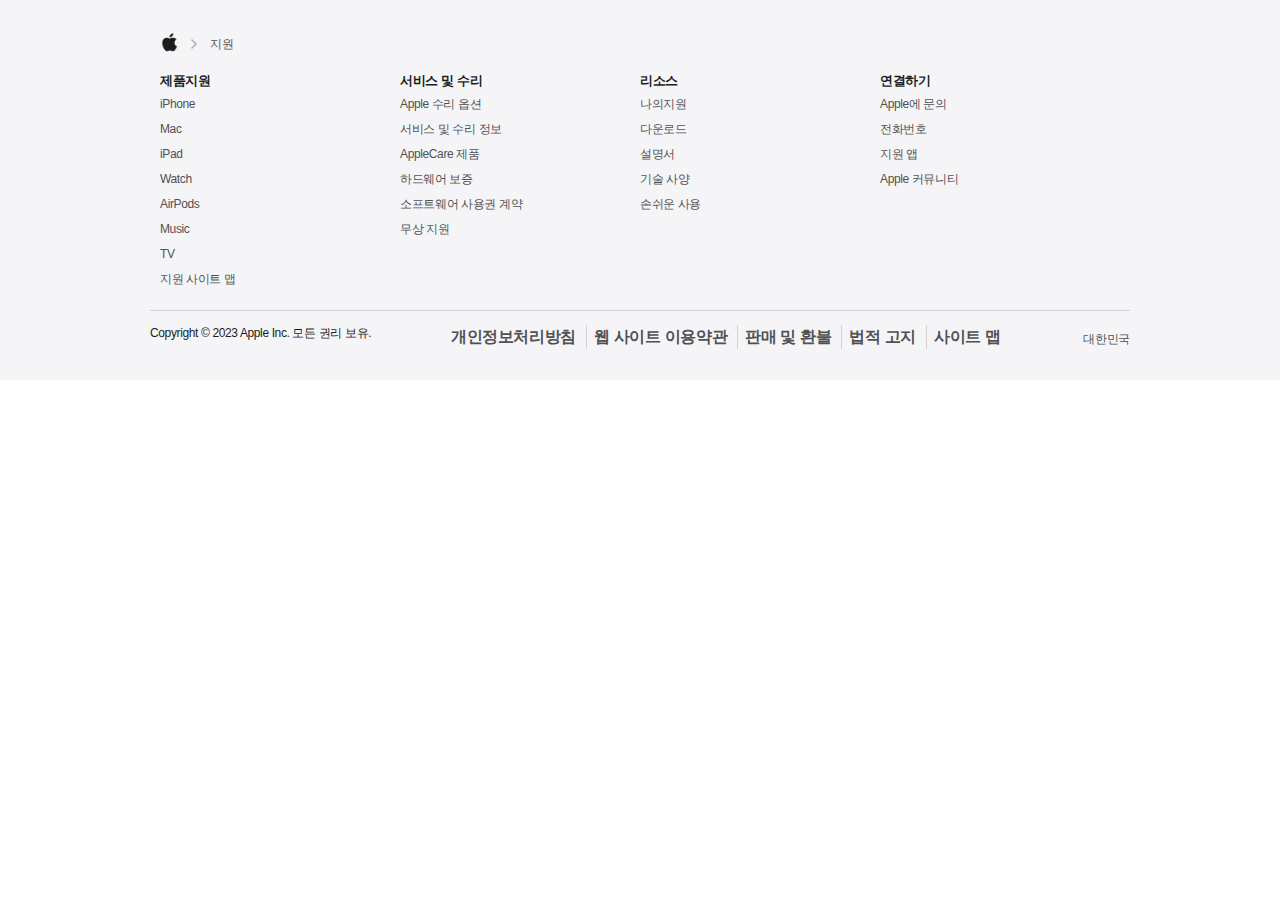
<file: index.html>
<!DOCTYPE html>
<html lang="en">

<head>
	<meta charset="UTF-8">
	<meta http-equiv="X-UA-Compatible" content="IE=edge">
	<meta name="viewport" content="width=device-width, initial-scale=1.0">

	<link rel="stylesheet prefetch"
		href="https://gist.githubusercontent.com/mfd/614e2e80a22b878bde63cb471cbe677e/raw/eef2aabfd0d588d43285431186a0cf70305ceb80/sanfrancisco-font.css">
	<link rel="stylesheet"
		href="https://fonts.googleapis.com/css2?family=Material+Symbols+Outlined:opsz,wght,FILL,GRAD@20..48,100..700,0..1,-50..200" />
	<link rel="stylesheet"
		href="https://fonts.googleapis.com/css2?family=Material+Symbols+Outlined:opsz,wght,FILL,GRAD@20,400,0,200" />
	<link rel="stylesheet"
		href="https://fonts.googleapis.com/css2?family=Material+Symbols+Outlined:opsz,wght,FILL,GRAD@48,400,0,0" />
	<script src="./js/jquery-3.6.0.min.js"></script>
	<script src="./js/jquery-ui.js"></script>
	<script src="./js/script.js"></script>

	<link rel="stylesheet" href="./css/common.css">
	<link rel="stylesheet" href="./css/footer-style.css">
	<link rel="stylesheet" href="./css/style.css">

	<title>apple 코리아 공식</title>
</head>

<body>
	<div class="footer">
		<div class="footer-wrap">
			<div class="footer-link">
				<ul>
					<li class="menu-img">
						<button type="menu" title="menu"><span title="메인페이지 이동" class="menu-img"></span></button>
					</li>
					<li class="menu-opcity">
						<span class="material-symbols-outlined">chevron_right</span>
					</li>
					<li>
						<button type="menu" title="지원"><span>지원</span></button>
					</li>
				</ul>
			</div>
			<div class="footer-nav">
				<div class="nav">
					<h3>제품지원</h3>
					<ul>
						<li><a href="#"><span>iPhone</span></a></li>
						<li><a href="#"><span>Mac</span></a></li>
						<li><a href="#"><span>iPad</span></a></li>
						<li><a href="#"><span>Watch</span></a></li>
						<li><a href="#"><span>AirPods</span></a></li>
						<li><a href="#"><span>Music</span></a></li>
						<li><a href="#"><span>TV</span></a></li>
						<li><a href="#"><span>지원 사이트 맵</span></a></li>
					</ul>
				</div>
				<div class="nav">
					<h3>서비스 및 수리</h3>
					<ul>
						<li><a href="#"><span>Apple 수리 옵션</span></a></li>
						<li><a href="#"><span>서비스 및 수리 정보</span></a></li>
						<li><a href="#"><span>AppleCare 제품</span></a></li>
						<li><a href="#"><span>하드웨어 보증</span></a></li>
						<li><a href="#"><span>소프트웨어 사용권 계약</span></a></li>
						<li><a href="#"><span>무상 지원</span></a></li>
					</ul>
				</div>
				<div class="nav">
					<h3>리소스</h3>
					<ul>
						<li><a href="#"><span>나의지원</span></a></li>
						<li><a href="#"><span>다운로드</span></a></li>
						<li><a href="#"><span>설명서</span></a></li>
						<li><a href="#"><span>기술 사양</span></a></li>
						<li><a href="#"><span>손쉬운 사용</span></a></li>
					</ul>
				</div>
				<div class="nav">
					<h3>연결하기</h3>
					<ul>
						<li><a href="#"><span>Apple에 문의</span></a></li>
						<li><a href="#"><span>전화번호</span></a></li>
						<li><a href="#"><span>지원 앱</span></a></li>
						<li><a href="#"><span>Apple 커뮤니티</span></a></li>
					</ul>
				</div>
			</div>
			<div class="footer-comm">
				<div class="footer-copyright">
					<p>Copyright © 2023 Apple Inc. 모든 권리 보유.</p>
				</div>
				<div class="quick-link">
					<ul>
						<li><a href="#"><span>개인정보처리방침</span></a></li>
						<li><a href="#"><span>웹 사이트 이용약관</span></a></li>
						<li><a href="#"><span>판매 및 환불</span></a></li>
						<li><a href="#"><span>법적 고지</span></a></li>
						<li><a href="#"><span>사이트 맵</span></a></li>
					</ul>
				</div>
				<div class="quick-lang">
					<span>대한민국</span>
				</div>
			</div>
		</div>
	</div>
</body>

</html>
</file>
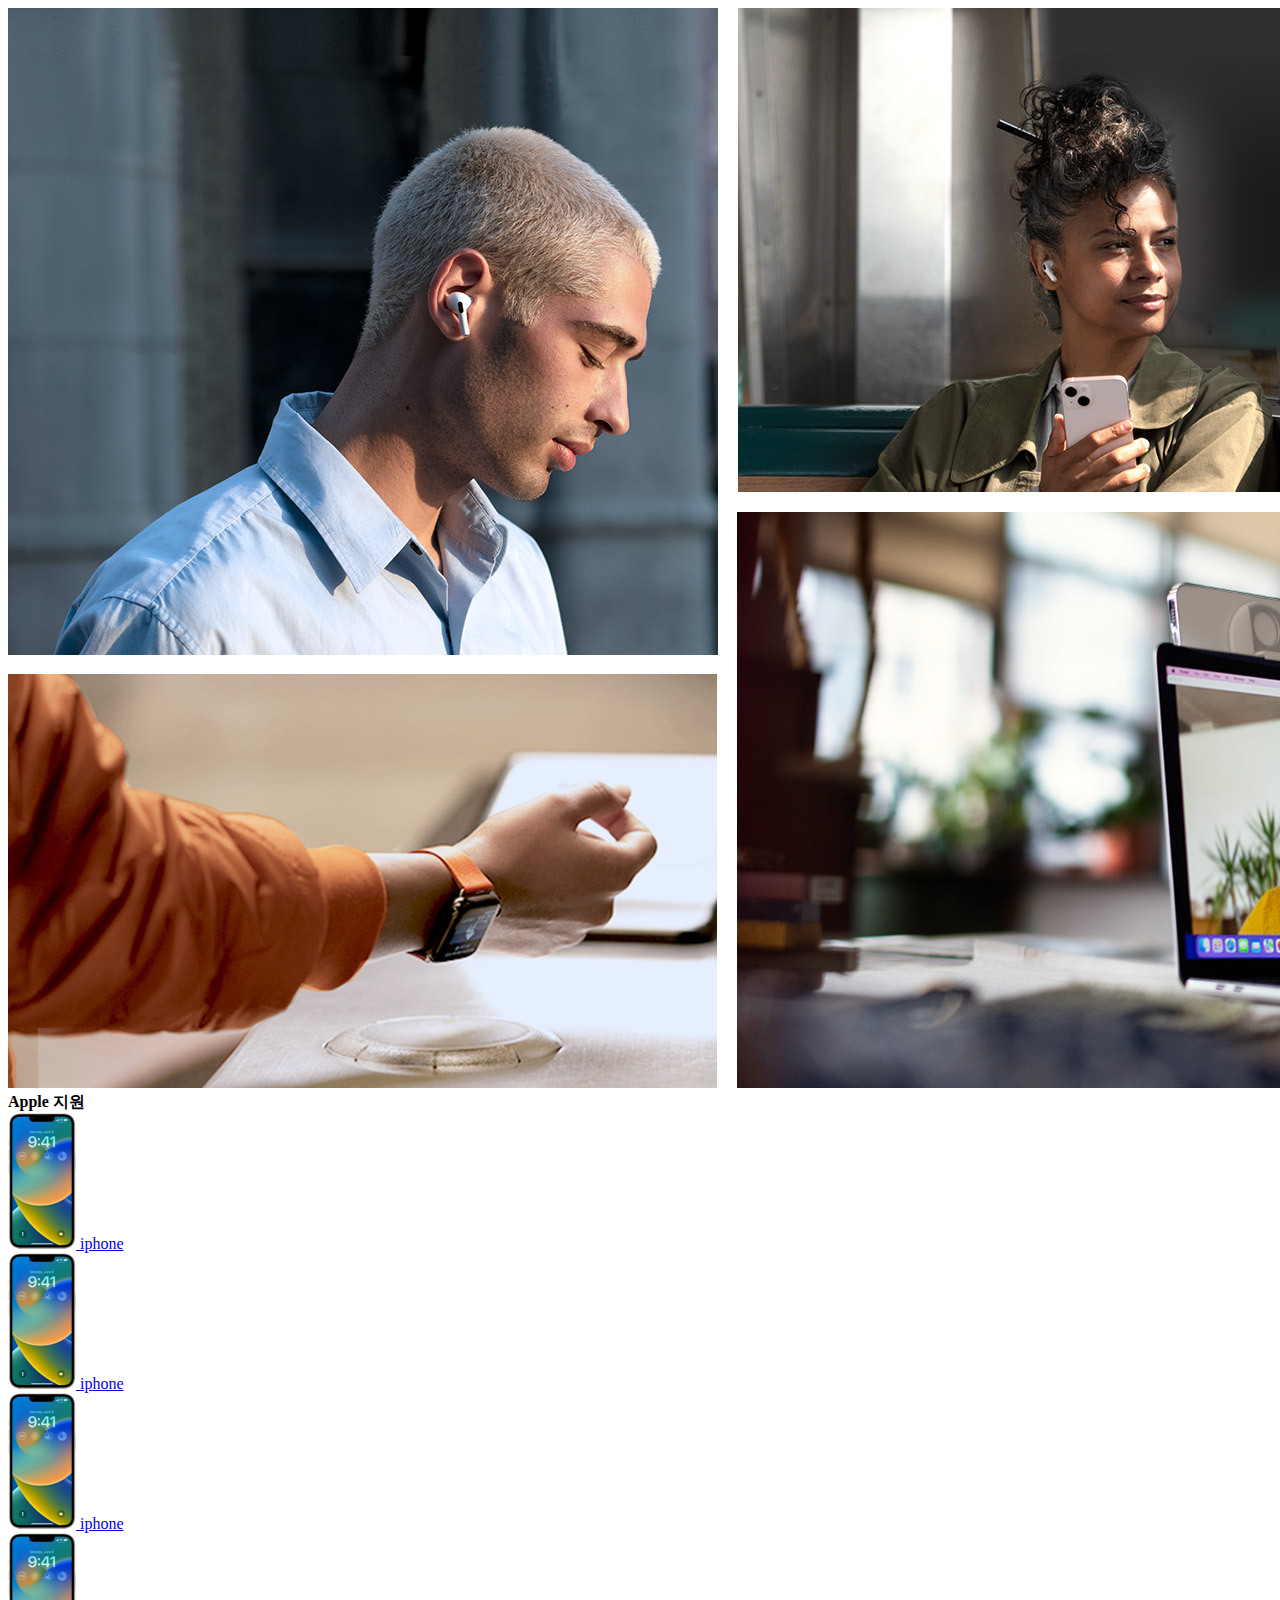
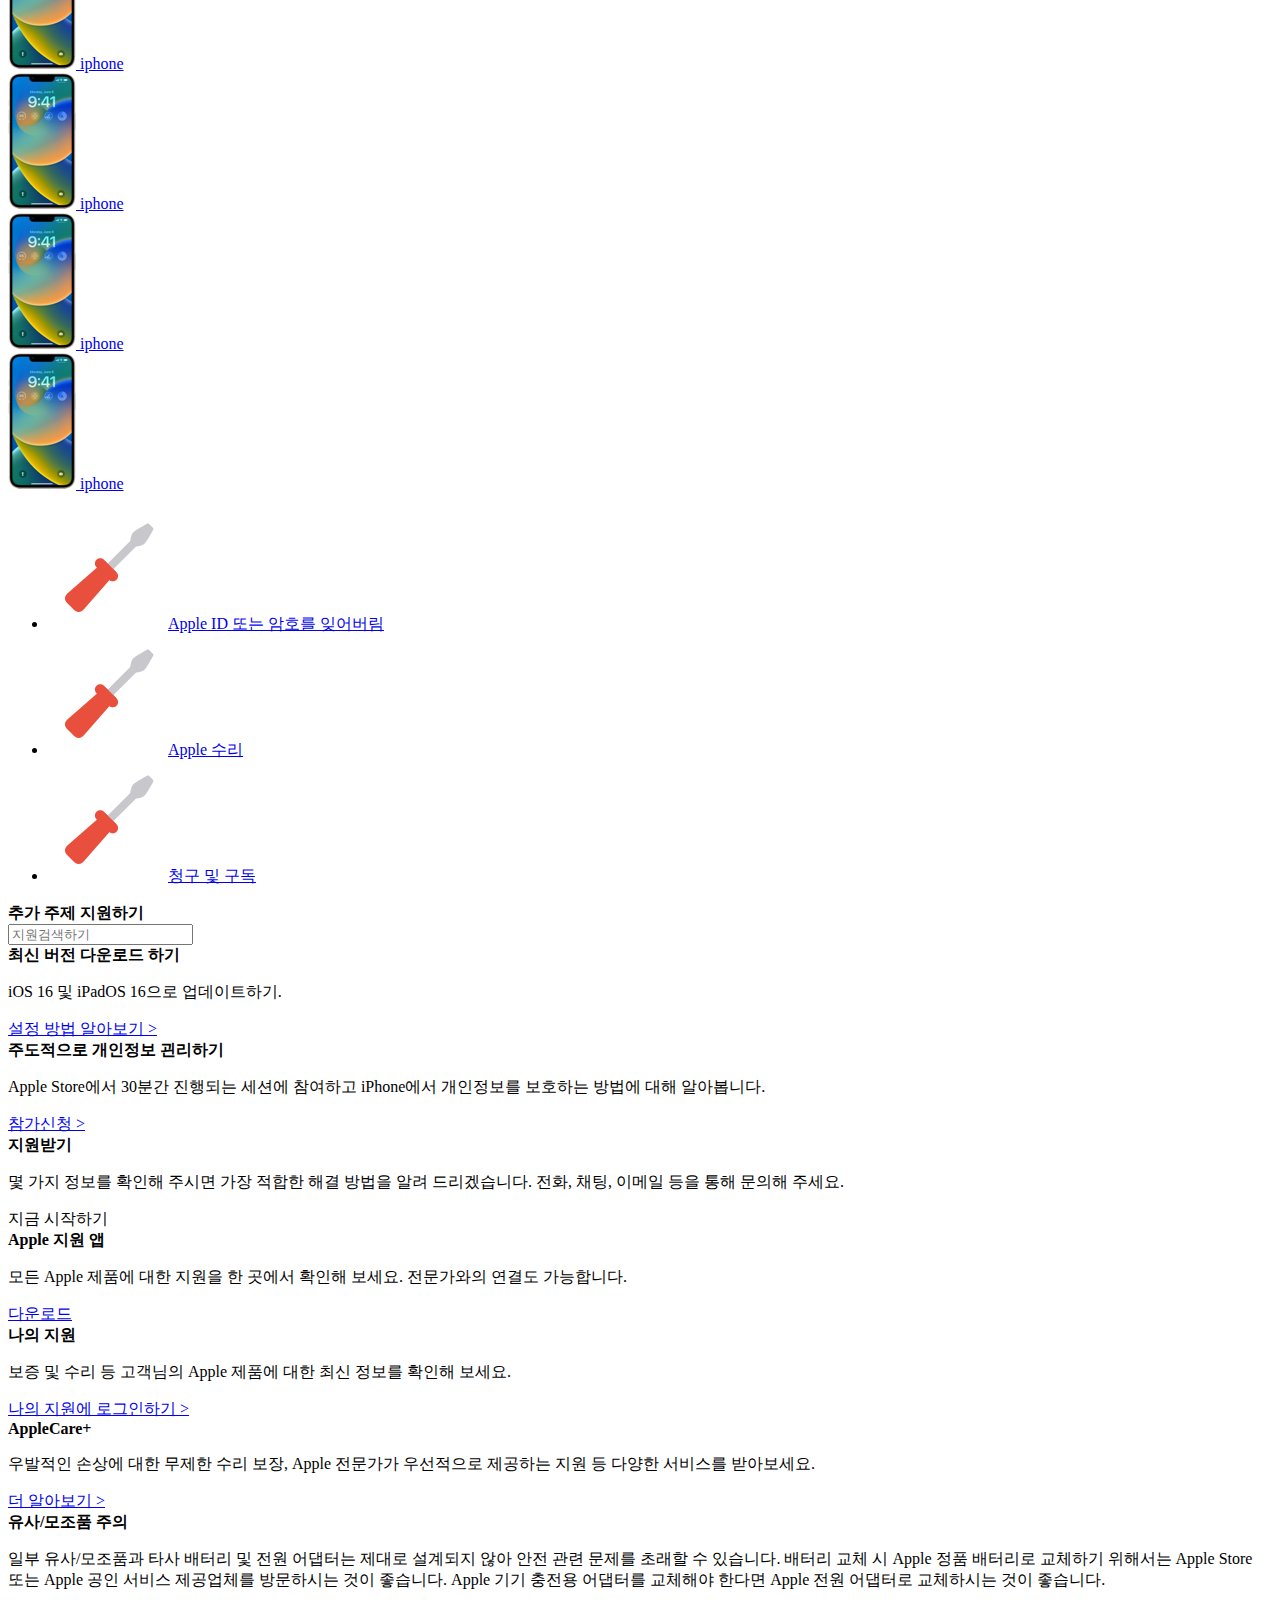
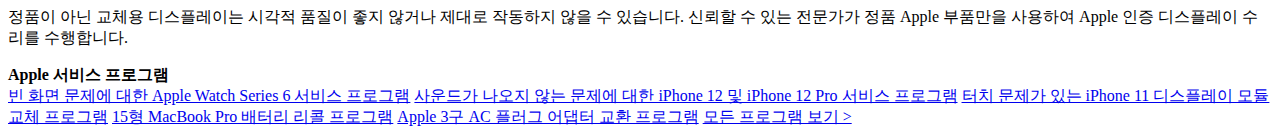
<file: contents.html>
<!DOCTYPE html>
<html lang="en">

<head>
	<meta charset="UTF-8">
	<meta http-equiv="X-UA-Compatible" content="IE=edge">
	<meta name="viewport" content="width=device-width, initial-scale=1.0">
	<title>apple 코리아 공식</title>
</head>

<body>
	<div class="wrapper">
		<div class="wra-inner">
			<div class="call-img">
				<img src="./images/large_2x.jpg" alt="고객센터 배너이미지" class="call-banner">
			</div>
			<div class="category-link White-background">
				<div class="link-wrap">
					<div class="link-title">
						<strong>Apple 지원</strong>
					</div>
					<div class="link-area">
						<div class="product-list">
							<div class="list">
								<a href="#">
									<img src="./images/image-grid-iphone_2x.png" alt="iphone">
									<span>iphone</span>
								</a>
							</div>
							<div class="list">
								<a href="#">
									<img src="./images/image-grid-iphone_2x.png" alt="iphone">
									<span>iphone</span>
								</a>
							</div>
							<div class="list">
								<a href="#">
									<img src="./images/image-grid-iphone_2x.png" alt="iphone">
									<span>iphone</span>
								</a>
							</div>
							<div class="list">
								<a href="#">
									<img src="./images/image-grid-iphone_2x.png" alt="iphone">
									<span>iphone</span>
								</a>
							</div>
							<div class="list">
								<a href="#">
									<img src="./images/image-grid-iphone_2x.png" alt="iphone">
									<span>iphone</span>
								</a>
							</div>
							<div class="list">
								<a href="#">
									<img src="./images/image-grid-iphone_2x.png" alt="iphone">
									<span>iphone</span>
								</a>
							</div>
							<div class="list">
								<a href="#">
									<img src="./images/image-grid-iphone_2x.png" alt="iphone">
									<span>iphone</span>
								</a>
							</div>
						</div>
						<div class="popular-cso">
							<ul>
								<li><a href="#"><img src="./images/tile-topic-repair_2x.png" alt=""><span>Apple ID 또는 암호를
											잊어버림</span></a></li>
								<li><a href="#"><img src="./images/tile-topic-repair_2x.png" alt=""><span>Apple 수리</span></a></li>
								<li><a href="#"><img src="./images/tile-topic-repair_2x.png" alt=""><span>청구 및 구독</span></a></li>
							</ul>
						</div>
					</div>
					<!-- link_area -->
				</div>
				<div class="link-wrap search-wrap">
					<div class="link-title">
						<strong>추가 주제 지원하기</strong>
					</div>
					<div class="search-area">
						<label for="" id="" class="">
							<input type="text" name="" id="" class="" placeholder="지원검색하기">
						</label>
					</div>
				</div>
			</div>
			<div class="cs-list gray-background">
				<div class="inner-cs">
					<div class="link-title">
						<strong>최신 버전 다운로드 하기</strong>
					</div>
					<p class="txt">iOS 16 및 iPadOS 16으로 업데이트하기.</p>
					<div class="cs-link">
						<span>
							<a href="#">설정 방법 알아보기 ></a>
						</span>
					</div>
				</div>
				<div class="innder-cs">
					<div>
						<strong>주도적으로 개인정보 괸리하기</strong>
					</div>
					<p class="txt">Apple Store에서 30분간 진행되는 세션에 참여하고 iPhone에서 개인정보를 보호하는 방법에 대해 알아봅니다.</p>
					<div class="cs-link">
						<a href="#"><span>참가신청 ></span></a>
					</div>
				</div>
			</div>
			<div class="suppor all-contenas">
				<div class="cs-receive">
					<div class="link-title">
						<strong>지원받기</strong>
					</div>
					<p class="txt">몇 가지 정보를 확인해 주시면 가장 적합한 해결 방법을 알려 드리겠습니다. 전화, 채팅, 이메일 등을 통해 문의해 주세요.</p>
					<div class="cs-link">
						<span>지금 시작하기</span>
					</div>
				</div>
				<div class="cs-app">
					<div class="link-title">
						<strong>Apple 지원 앱</strong>
					</div>
					<p class="txt">모든 Apple 제품에 대한 지원을 한 곳에서 확인해 보세요. 전문가와의 연결도 가능합니다.</p>
					<div class="cs-link">
						<a href="#"> <span>다운로드</span></a>
					</div>
				</div>
			</div>
			<div class="cs-list gray-background">
				<div class="inner-cs">
					<div class="link-title">
						<strong>나의 지원</strong>
					</div>
					<p class="txt">보증 및 수리 등 고객님의 Apple 제품에 대한 최신 정보를 확인해 보세요.</p>
					<div class="cs-link">
						<span>
							<a href="#">나의 지원에 로그인하기 ></a>
						</span>
					</div>
				</div>
				<div class="inner-cs">
					<div class="link-title">
						<strong>AppleCare+</strong>
					</div>
					<p class="txt">우발적인 손상에 대한 무제한 수리 보장, Apple 전문가가 우선적으로 제공하는 지원 등 다양한 서비스를 받아보세요.</p>
					<div class="cs-link">
						<span>
							<a href="#">더 알아보기 ></a>
						</span>
					</div>
				</div>
				<div class="inner-cs caution-cs">
					<div class="link-title">
						<strong>유사/모조품 주의</strong>
					</div>
					<p class="txt">일부 유사/모조품과 타사 배터리 및 전원 어댑터는 제대로 설계되지 않아 안전 관련 문제를 초래할 수 있습니다. 배터리 교체 시 Apple 정품 배터리로 교체하기 위해서는
						Apple Store
						또는 Apple 공인 서비스 제공업체를 방문하시는 것이 좋습니다. Apple 기기 충전용 어댑터를 교체해야 한다면 Apple 전원 어댑터로 교체하시는 것이 좋습니다.</p>
					<p class="txt">정품이 아닌 교체용 디스플레이는 시각적 품질이 좋지 않거나 제대로 작동하지 않을 수 있습니다. 신뢰할 수 있는 전문가가 정품 Apple 부품만을 사용하여 Apple 인증
						디스플레이 수리를
						수행합니다.</p>
				</div>
			</div>
			<div class="White-background apple-service">
				<div class="link-title">
					<strong>Apple 서비스 프로그램</strong>
				</div>
				<a href="#">빈 화면 문제에 대한 Apple Watch Series 6 서비스 프로그램</a>
				<a href="#">사운드가 나오지 않는 문제에 대한 iPhone 12 및 iPhone 12 Pro 서비스 프로그램</a>
				<a href="#">터치 문제가 있는 iPhone 11 디스플레이 모듈 교체 프로그램</a>
				<a href="#">15형 MacBook Pro 배터리 리콜 프로그램</a>
				<a href="#">Apple 3구 AC 플러그 어댑터 교환 프로그램</a>
				<a href="#">모든 프로그램 보기 ></a>
			</div>
		</div>
	</div>
	<!-- wrapper -->
</body>

</html>
</file>
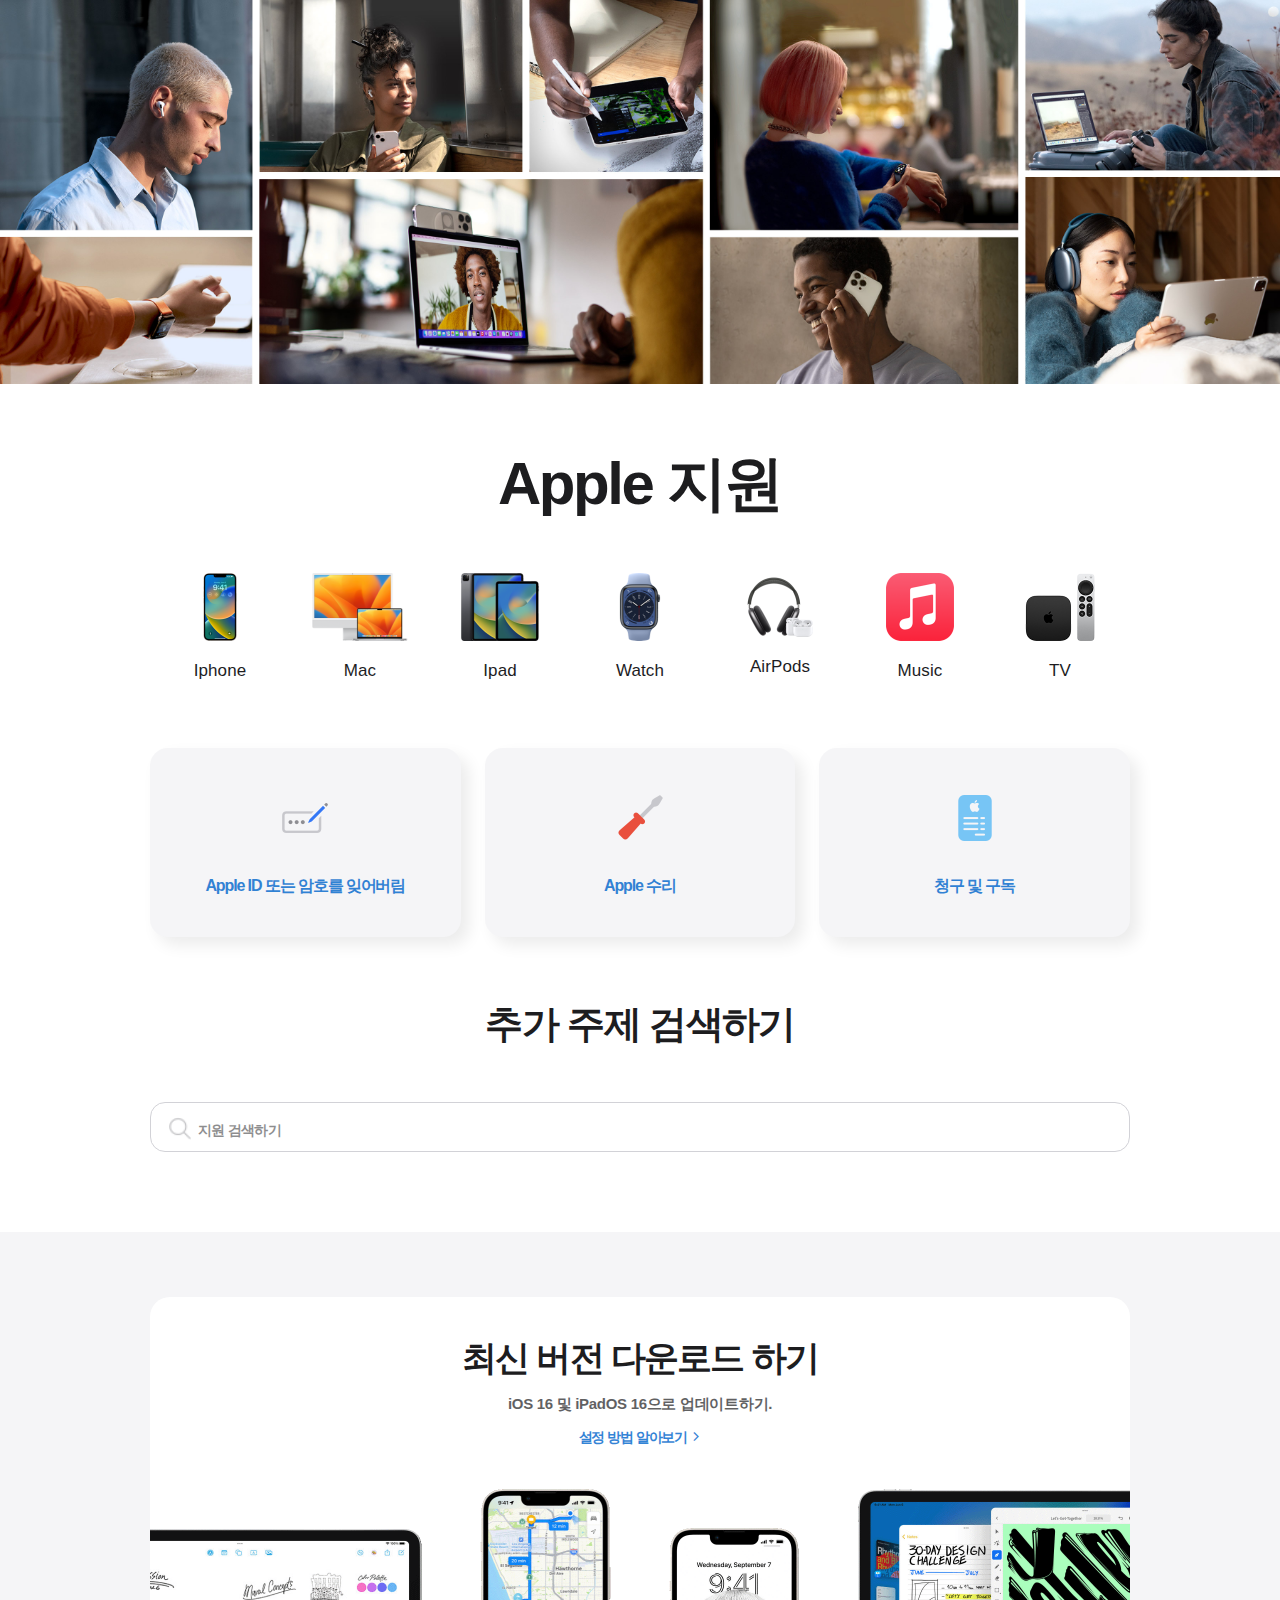
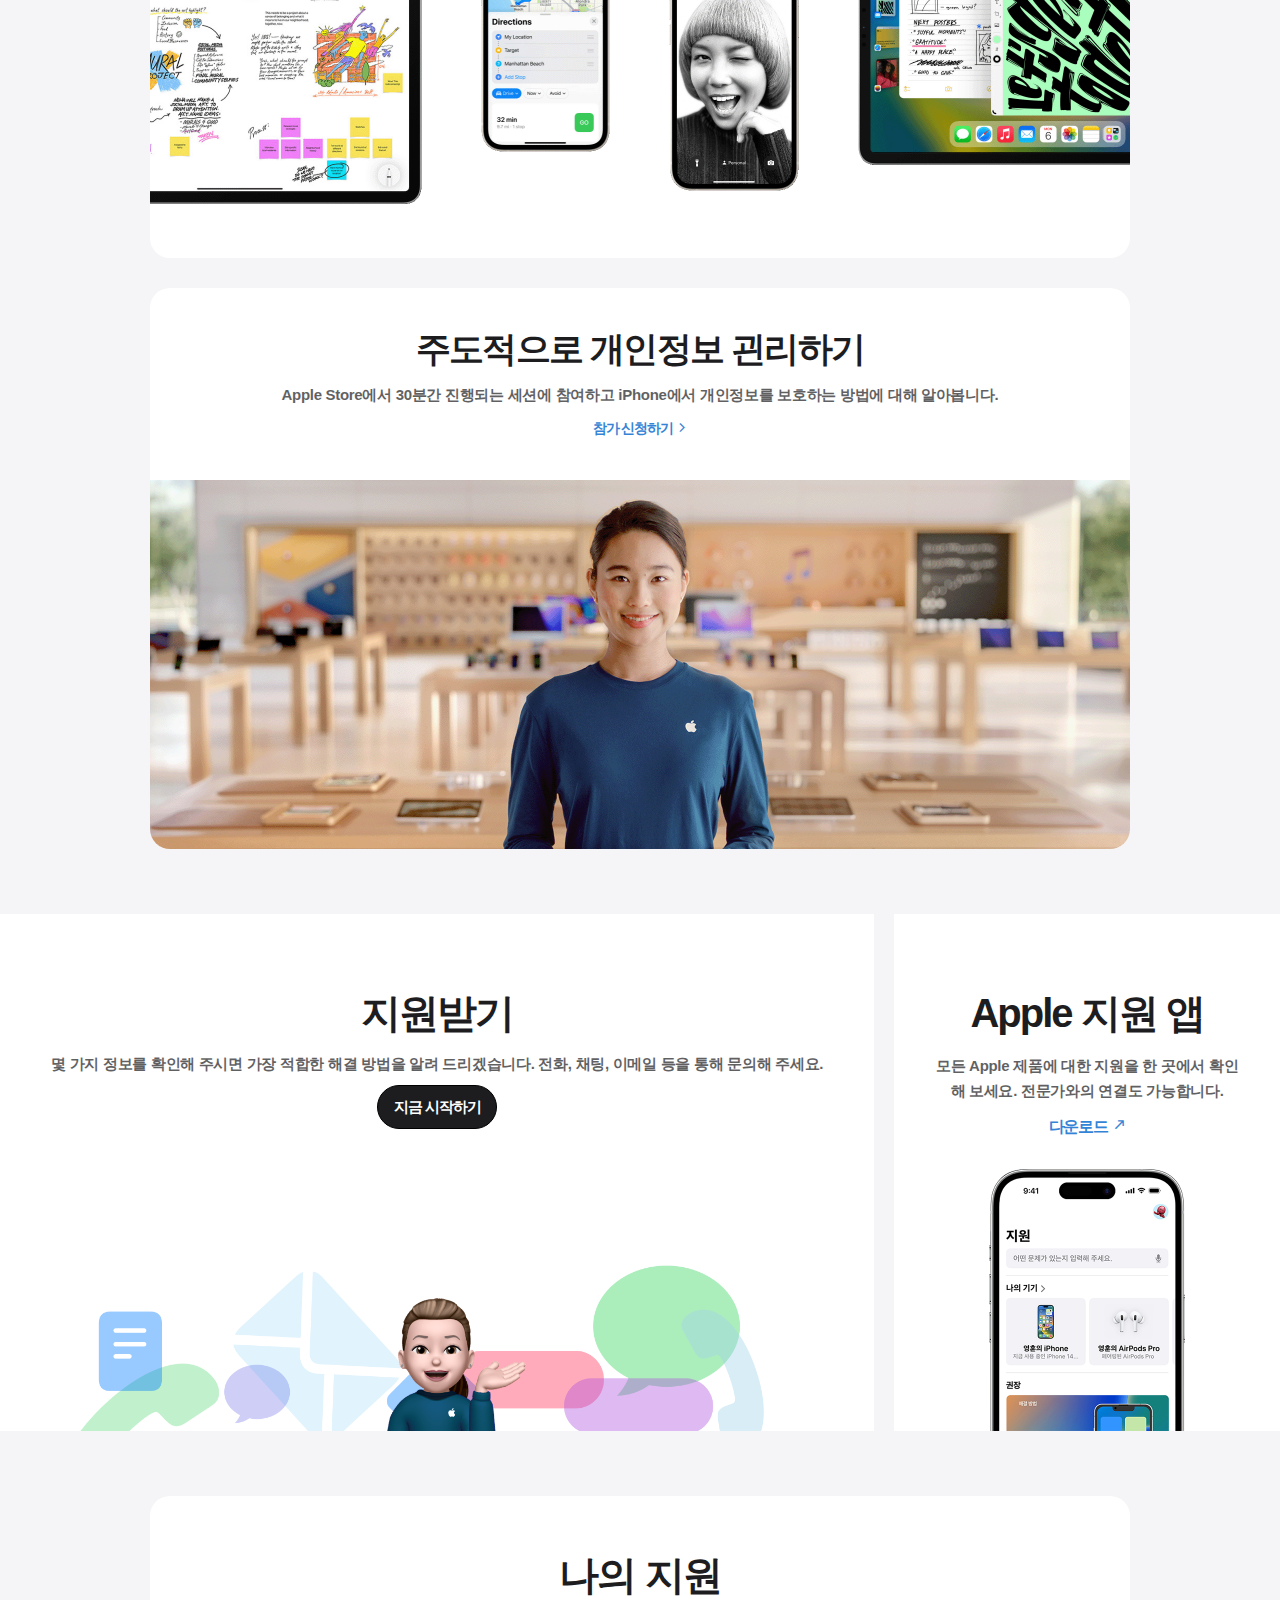
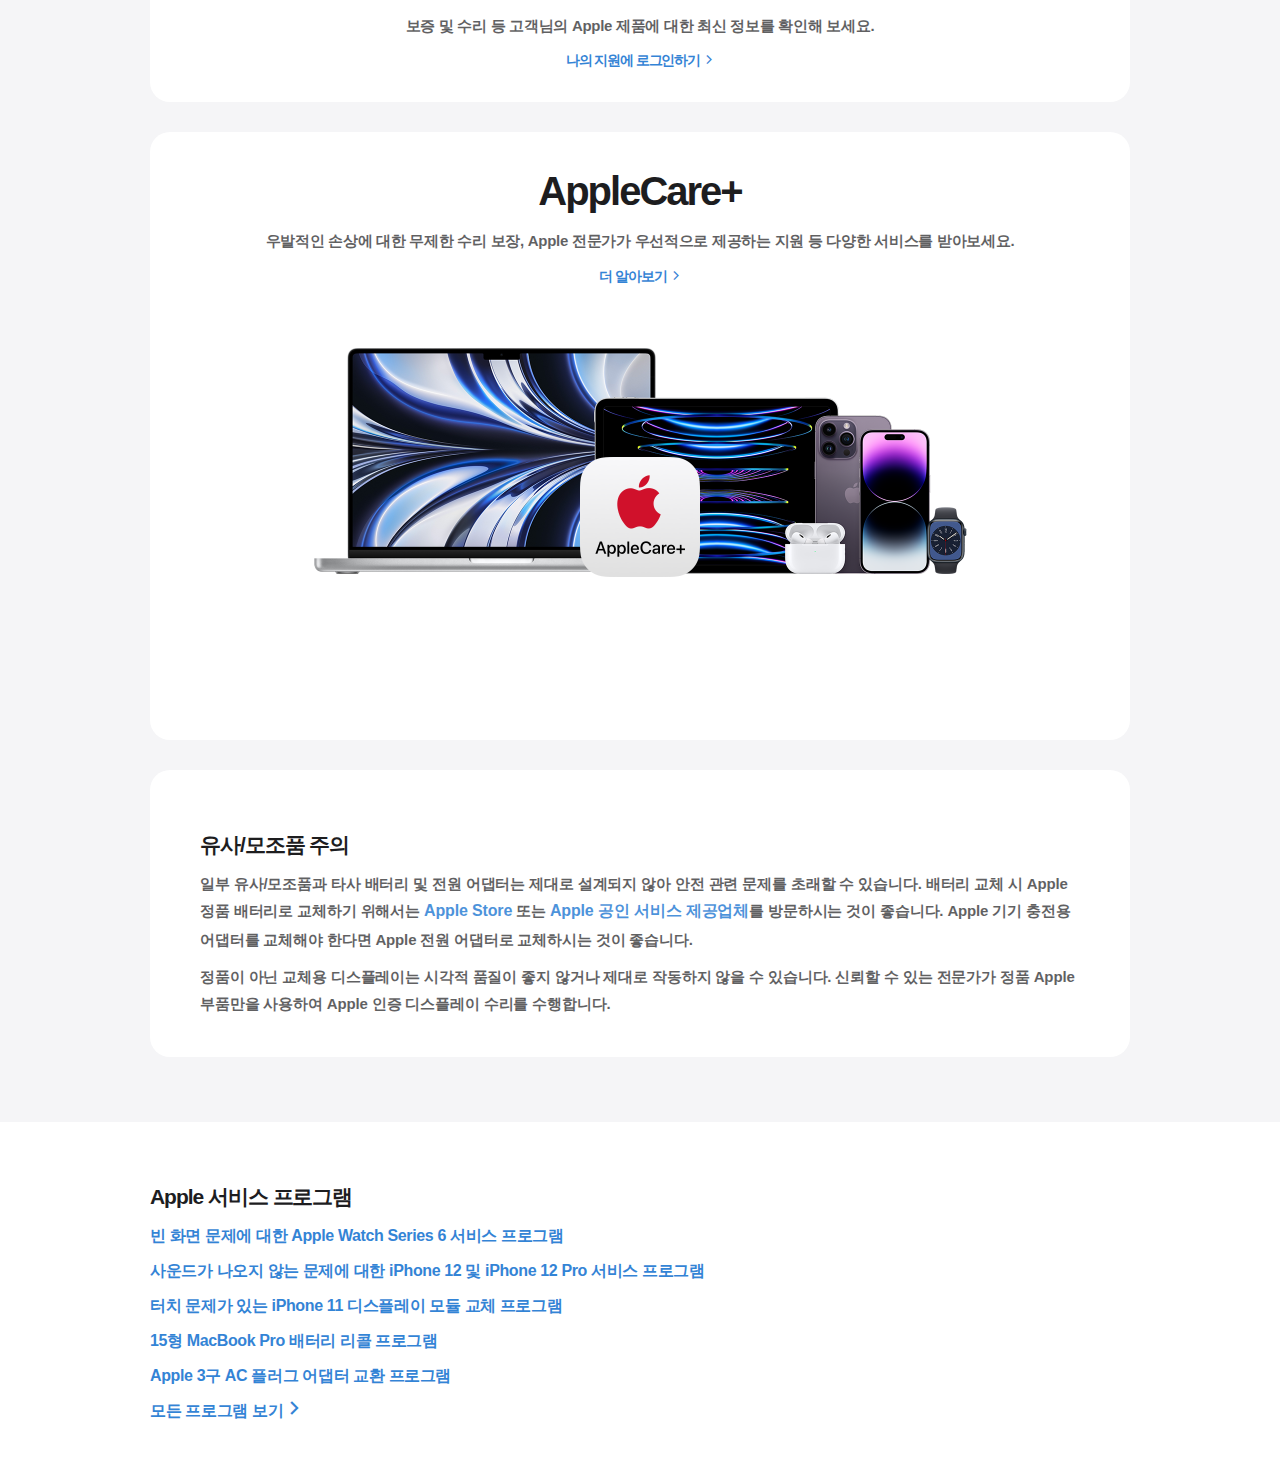
<file: sub-page.html>
<!DOCTYPE html>
<html lang="en">

<head>
  <meta charset="UTF-8">
  <meta http-equiv="X-UA-Compatible" content="IE=edge">
  <meta name="viewport" content="width=device-width, initial-scale=1.0">

  <link rel="stylesheet prefetch"
    href="https://gist.githubusercontent.com/mfd/614e2e80a22b878bde63cb471cbe677e/raw/eef2aabfd0d588d43285431186a0cf70305ceb80/sanfrancisco-font.css">
  <link rel="stylesheet"
    href="https://fonts.googleapis.com/css2?family=Material+Symbols+Outlined:opsz,wght,FILL,GRAD@20..48,100..700,0..1,-50..200" />
  <link rel="stylesheet"
    href="https://fonts.googleapis.com/css2?family=Material+Symbols+Outlined:opsz,wght,FILL,GRAD@20,400,0,200" />

  <script src="./js/jquery-3.6.0.min.js"></script>
  <script src="./js/jquery-ui.js"></script>
  <script src="./js/script.js"></script>

  <link rel="stylesheet" href="./css/common.css">
  <link rel="stylesheet" href="./css/footer-style.css">
  <link rel="stylesheet" href="./css/style.css">

  <title>apple 코리아 공식</title>
</head>

<body>
  <div class="wrapper">
    <div class="contans-inner">
      <div class="banner-img">
        <img src="./images/large_2x.jpg" alt="고객센터 배너이미지" class="call-banner">
      </div>
      <div class="White-background">
        <div class="wrap-cont">
          <div class="link-area">
            <div class="link-title">
              <strong>Apple 지원</strong>
            </div>
            <div class="product-list">
              <div class="list">
                <a href="#">
                  <div class="list-img">
                    <img src="./images/image-grid-iphone_2x.png" alt="iphone" style="width:34px">
                  </div>
                  <span>iphone</span>
                </a>
              </div>
              <div class="list">
                <a href="#">
                  <div class="list-img">
                    <img src="./images/image-grid-mac_2x.png" alt="MAC" style="width:96px">
                  </div>
                  <span>Mac</span>
                </a>
              </div>
              <div class="list">
                <a href="#">
                  <div class="list-img">
                    <img src="./images/image-grid-ipad_2x.png" alt="IPAD" style="width:80px">
                  </div>
                  <span>Ipad</span>
                </a>
              </div>
              <div class="list">
                <a href="#">
                  <div class="list-img">
                    <img src="./images/image-grid-watch-_2x.png" alt="WATCH" style="width:42px">
                  </div>
                  <span>Watch</span>
                </a>
              </div>
              <div class="list">
                <a href="#">
                  <div class="list-img">
                    <img src="./images/image-grid-airpods_2x.png" alt="AIRPODS" style="width:66px">
                  </div>
                  <span>AirPods</span>
                </a>
              </div>
              <div class="list">
                <a href="#">
                  <div class="list-img">
                    <img src="./images/image-grid-music_2x.png" alt="MUSIC" style="width:68px">
                  </div>
                  <span>Music</span>
                </a>
              </div>
              <div class="list">
                <a href="#">
                  <div class="list-img">
                    <img src="./images/image-grid-tv_2x.png" alt="TV" style="width:72px">
                  </div>
                  <span>TV</span>
                </a>
              </div>
            </div>
          </div>
          <div class="popular-cs">
            <ul>
              <li>
                <a href="#">
                  <div class="list-img"><img src="./images/tile-topic-password_2x.png" alt="Apple ID 또는 암호를 잊어버림"
                      title="Apple ID 또는 암호를 잊어버림">
                  </div>
                  <span>Apple ID 또는 암호를 잊어버림</span>
                </a>
              </li>
              <li>
                <a href="#">
                  <div class="list-img">
                    <img src="./images/tile-topic-repair_2x.png" alt="Apple 수리" title="Apple 수리">
                  </div>
                  <span>Apple 수리</span>
                </a>
              </li>
              <li>
                <a href="#">
                  <div class="list-img">
                    <img src="./images/tile-topic-billing_2x.png" alt="Apple ID 또는 암호를 잊어버림" title="청구 및 구독">
                  </div>
                  <span>청구 및 구독</span>
                </a>
              </li>
            </ul>
          </div>
          <div class="search-wrap">
            <div class="link-title">
              <strong>추가 주제 검색하기</strong>
            </div>
            <div class="search-area">
              <label for="search"></label>
              <div class="search-txt">
                <span>지원 검색하기</span>
              </div>
              <input type="text" id="search" name="search" class="txt-inden" placeholder="지원 검색하기">
              <button type="submit" class="serch-btn"><span>검색</span></button>
            </div>
          </div>
        </div>
      </div>
      <div class="gray-background">
        <div class="wrap-cont">
          <div class="link-wrap">
            <div class="comm-area">
              <div class="inner-cs White-background">
                <div class="inner">
                  <div class="link-title">
                    <strong>최신 버전 다운로드 하기</strong>
                  </div>
                  <p class="txt">iOS 16 및 iPadOS 16으로 업데이트하기.</p>
                  <div class="cs-link">
                    <a href="#">
                      <span>설정 방법 알아보기</span>
                      <span class="material-symbols-outlined goo-icon">
                        arrow_forward_ios
                      </span>
                    </a>
                  </div>
                </div>
                <div class="cont-img">
                  <img src="./images/tile-feature-ios16.image.large_2x.png"
                    alt="최신버전다운로드하기 ios 16및 ipados 16으로 업데이트하기 설정 방법 알아보기">
                </div>
              </div>
              <div class=" inner-cs White-background">
                <div class="inner">
                  <div class="link-title">
                    <strong>주도적으로 개인정보 괸리하기</strong>
                  </div>
                  <p class="txt">Apple Store에서 30분간 진행되는 세션에 참여하고 iPhone에서 개인정보를 보호하는 방법에 대해 알아봅니다.</p>
                  <div class="cs-link">
                    <a href="#">
                      <span>참가 신청하기</span>
                      <span class="material-symbols-outlined  goo-icon">
                        arrow_forward_ios
                      </span>
                    </a>
                  </div>
                </div>

                <div class="cont-img">
                  <img src="./images/tile-feature-privacy-skills.image.large_2x.png"
                    alt="주도적으로 개인정보 관리하기 apple store에서 30분간 진행되는 세션에 참여하고 iphone에서 개인정보를 보호하는 방법에 대해 알아봅니다. 참가신청하기">
                </div>
              </div>
            </div>
          </div>
        </div>
      </div>

      <div class="all-contenas gray-background">
        <div class="receive White-background inner-flex">
          <div class="inner">
            <div class="link-title">
              <strong>지원받기</strong>
            </div>
            <p class="txt">몇 가지 정보를 확인해 주시면 가장 적합한 해결 방법을 알려 드리겠습니다. <br class="br" /> 전화, 채팅, 이메일 등을 통해 문의해 주세요.</p>
            <div class="cs-link">
              <a href="#">
                <span>지금 시작하기</span>
              </a>
            </div>
          </div>
          <div class="cont-img">
            <img src="./images/tile-split-getsupport.image.large_2x.png"
              alt="지원받기 몇가지 정보를 확인해 주시면 가장 적합한 해결 방법을 알려 드리겠습니다. 전화.채팅.이메일 등을 통해 문의해 주세요">
          </div>
        </div>
        <!-- receive -->
        <div class="app White-background inner-flex">
          <div class="inner">
            <div class="link-title">
              <strong>Apple 지원 앱</strong>
            </div>
            <p class="txt">모든 Apple 제품에 대한 지원을 한 곳에서 확인해 보세요.<br class="br" /> 전문가와의 연결도 가능합니다.</p>
            <div class="cs-link">
              <a href="#">
                <span>다운로드</span>
                <span class="material-symbols-outlined goo-icon">
                  north_east
                </span>
              </a>
            </div>
          </div>
          <div class="cont-img">
            <img src="./images/tile-split-supportapp.image.large_2x.png" alt="">
          </div>
        </div>
        <!-- app -->
      </div>

      <div class="cs-list gray-background">
        <div class="wrap-cont">
          <div class="my-page comm-buttom inner-cs White-background">
            <div class="link-title">
              <strong>나의 지원</strong>
            </div>
            <p class="txt">보증 및 수리 등 고객님의 Apple 제품에 대한 최신 정보를 확인해 보세요.</p>
            <div class="cs-link">
              <a href="#">
                <span>나의 지원에 로그인하기</span>
                <span class="material-symbols-outlined  goo-icon">
                  arrow_forward_ios
                </span>
              </a>
            </div>
          </div>
          <div class="comm-buttom inner-cs White-background">
            <div class="inner">
              <div class="link-title">
                <strong>AppleCare+</strong>
              </div>
              <p class="txt">우발적인 손상에 대한 무제한 수리 보장, Apple 전문가가 우선적으로 제공하는 지원 등 다양한 서비스를 받아보세요.</p>
              <div class="cs-link">
                <a href="#">
                  <span>더 알아보기</span>
                  <span class="material-symbols-outlined  goo-icon">
                    arrow_forward_ios
                  </span>
                </a>
              </div>
            </div>
            <div class="cont-img">
              <img src="./images/tile-feature-applecare-plus.image.large_2x.png" alt="">
            </div>
          </div>
          <div class="txt-left comm-buttom inner-cs White-background">
            <div class="link-title">
              <strong>유사/모조품 주의</strong>
            </div>
            <p class="txt">
              일부 유사/모조품과 타사 배터리 및 전원 어댑터는 제대로 설계되지 않아 안전 관련 문제를 초래할 수 있습니다. 배터리 교체 시 Apple <br class="pc-version" />
              정품 배터리로 교체하기 위해서는 <span class="txt-bule">Apple Store</span> 또는 <span class="txt-bule">Apple 공인 서비스
                제공업체</span>를 방문하시는 것이 좋습니다. Apple 기기 충전용 <br class="pc-version" />
              어댑터를 교체해야 한다면 Apple 전원 어댑터로 교체하시는 것이 좋습니다.
            </p>
            <p class="txt txt-1">
              정품이 아닌 교체용 디스플레이는 시각적 품질이 좋지 않거나 제대로 작동하지 않을 수 있습니다. 신뢰할 수 있는 전문가가 정품 Apple <br class="pc-version" />
              부품만을 사용하여 Apple 인증 디스플레이 수리를 수행합니다.
            </p>
          </div>
        </div>
      </div>
      <div class="apple-service">
        <div class="link-title">
          <strong>Apple 서비스 프로그램</strong>
        </div>
        <ul>
          <li>
            <a href="#">
              <span>빈 화면 문제에 대한 Apple Watch Series 6 서비스 프로그램</span>
            </a>
          </li>
          <li>
            <a href="#">
              <span>사운드가 나오지 않는 문제에 대한 iPhone 12 및 iPhone 12 Pro 서비스 프로그램</span>
            </a>
          </li>
          <li>
            <a href="#">
              <span>터치 문제가 있는 iPhone 11 디스플레이 모듈 교체 프로그램</span>
            </a>
          </li>
          <li>
            <a href="#">
              <span> 15형 MacBook Pro 배터리 리콜 프로그램</span>
            </a>
          </li>
          <li>
            <a href="#">
              <span>Apple 3구 AC 플러그 어댑터 교환 프로그램</span>
            </a>
          </li>
          <li>
            <a href="#">
              <span>모든 프로그램 보기 </span>
              <span class="material-symbols-outlined  goo-icon">
                arrow_forward_ios
              </span>
            </a>
          </li>
        </ul>
      </div>
    </div>
  </div>
  <!-- wrapper -->
</body>

</html>
</file>
<file: css/common.css>
@charset "uft-8";

/* s:초기화 */
html {
	font-size: 62.5%;
	font-size: 16px;
	font-weight: 400;
	word-break: keep-all;
	word-wrap: break-word;
	font-family: "SF Pro Text", "SF Pro Icons", "Helvetica Neue", "Helvetica", "Arial", sans-serif;
}

body
html, body, div, span, applet, object, iframe,
h1, h2, h3, h4, h5, h6, p, blockquote, pre,
a, abbr, acronym, address, big, cite, code,
del, dfn, em, img, ins, kbd, q, s, samp,
small, strike, strong, sub, sup, tt, var,
b, u, i, center,
dl, dt, dd, ol, ul, li,
fieldset, form, label, legend,
table, caption, tbody, tfoot, thead, tr, th, td,
article, aside, canvas, details, embed,
figure, figcaption, footer, header, hgroup,
menu, nav, output, ruby, section, summary,
time, mark, audio, video {
	margin: 0;
	padding: 0;
	border: 0;
	vertical-align: baseline;
}
body{
	-webkit-text-size-adjust: none;
	width: 100%;
	height: 100%;
	font-size: 17px;
	line-height: 1.47059;
	font-weight: 400;
	letter-spacing: -0.022em;

	font-family: "SF Pro KR", "SF Pro Text", "SF Pro Icons", "Apple Gothic", "HY Gulim",
	"MalgunGothic", "HY Dotum", "Lexi Gulim", "Helvetica Neue", "Helvetica", "Arial", sans-serif;
	background-color: white;
	color: #1d1d1f;
	font-style: normal;
	box-sizing: border-box;
	word-break: break-all;

}

article, aside, details, figcaption, figure,
footer, header, hgroup, menu, nav, section {display: block;}

ol, 
ul 
{list-style: none;}

blockquote:before,
blockquote:after,
q:before,
q:after {
	content: '';
	content: none;
}

a{
	text-decoration: none;
	font-size: 62.5%;
	color: #1d1d1f;
	font-size: 16px;
	font-weight: 500;
}

img{
	max-width: 100%;
	width: auto;
	border: 0;
	border-style: none;
} 
button {
	cursor: pointer;
}

table {
	border-collapse: collapse;
	border-spacing: 0;
}

input:focus {
	outline: none;
}

blockquote:before,
blockquote:after,
q:before,
q:after {
	content: "";
	content: none;
}

blockquote,
q {
	quotes: none;
}

em{
	font-size: inherit;
}
/* e:초기화 */


/* s: 공통 스타일  */
.br{display: none;}
.pc-version{display: block;}

/* 배경 컬러 */
.gray-background {
	background-color: #f5f5f7;
	overflow: hidden;
} 
.White-background {
	background-color: #fff;
	overflow: hidden;
} 

/* 공통 타이틀 제목 */
.link-title {
	font-size: 40px;
	font-weight: 600;
	color: #1d1d1f;
	padding-bottom: 54px;
}

/* 폰트 컬러 */
.txt{
	color:#1d1d1f;
	text-align: center;
}
.cs-link a span{
	color:#0066cc;
  display: block;
  text-align: center;
}
strong{
  font-size: 40px;
  text-align: center;
  display: block;
	letter-spacing: -0.05em;
}

/* div 테두리 */
.inner-cs{
  border-radius: 20px;
  box-sizing: border-box;
}

/* 접근성 */
.txt-inden{
	position: absolute;
	text-indent: -9999px;
	color: initial;
}

/* e: 공통 스타일 */



/* 컨텐츠 웹 폰트 */
/** Ultra Light */
@font-face {
  font-family: "San Francisco";
  font-weight: 100;
  src: url("https://applesocial.s3.amazonaws.com/assets/styles/fonts/sanfrancisco/sanfranciscodisplay-ultralight-webfont.woff");
}

/** Thin */
@font-face {
  font-family: "San Francisco";
  font-weight: 200;
  src: url("https://applesocial.s3.amazonaws.com/assets/styles/fonts/sanfrancisco/sanfranciscodisplay-thin-webfont.woff");
}

/** Regular */
@font-face {
  font-family: "San Francisco";
  font-weight: 400;
  src: url("https://applesocial.s3.amazonaws.com/assets/styles/fonts/sanfrancisco/sanfranciscodisplay-regular-webfont.woff");
}

/** Medium */
@font-face {
  font-family: "San Francisco";
  font-weight: 500;
  src: url("https://applesocial.s3.amazonaws.com/assets/styles/fonts/sanfrancisco/sanfranciscodisplay-medium-webfont.woff");
}

/** Semi Bold */
@font-face {
  font-family: "San Francisco";
  font-weight: 600;
  src: url("https://applesocial.s3.amazonaws.com/assets/styles/fonts/sanfrancisco/sanfranciscodisplay-semibold-webfont.woff");
}

/** Bold */ 
@font-face {
  font-family: "San Francisco";
  font-weight: 700;
  src: url("https://applesocial.s3.amazonaws.com/assets/styles/fonts/sanfrancisco/sanfranciscodisplay-bold-webfont.woff");
}

/* s: 구글 아이콘 */
</file>
<file: css/footer-style.css>
@charset "uft-8";

.footer {
	background-color: #f5f5f7;
	padding: 20px 10px;
}
.footer-wrap {
	width: 100%;
	max-width: 980px;
	margin: 0 auto;
}
.footer-wrap > div {
	margin: 10px 0;
}
.footer-link {
	overflow: hidden;
}
.footer-link ul {
	display: flex;
	justify-content: flex-start;
}
.footer-link select {
	border: none;
	background: none;
}
.footer-link ul li button {
	border: none;
	background: none;
}
.footer-link ul li span {
	font-size: 12px;
	color: #515154;
}
.footer-link ul li.menu-img span {
	display: inline-block;
	width: 12px;
	height: 12px;
	background: url(../images/icon_large.png) no-repeat;
	background-position: bottom center;
	background-size: cover;
	padding: 5px;
	padding-left: 0;
	box-sizing: content-box;
}
.footer-link ul li.menu-opcity span {
	display: inline-block;
	font-size: 20px;
	padding-top: 4px;
	opacity: 0.4;
}
.footer-link ul {
	padding-left: 5px;
}
.footer-link ul li button span {
	font-size: 12px;
	text-align: left;
}
.footer-nav {
	display: flex;
	margin: 15px 0 20px 0;
}
.footer-nav > div {
	width: calc(33.333% - 10px);
}
.footer-nav .nav {
	padding-bottom: 10px;
}
.footer-nav .nav:first-child {
	padding-left: 10px;
}
.footer-nav .nav:last-child {
	padding-right: 10px;
}
.footer-nav .nav h3 {
	box-sizing: border-box;
	color: #1d1d1f;
	font-size: 13px;
	font-weight: 800;
}
.footer-nav .nav ul {
	display: flex;
	flex-direction: column;
}
.footer-nav .nav ul li span {
	color: #515154;
	font-size: 12px;
	font-weight: 400;
	text-align: left;
}
.footer-wrap .footer-comm {
	border-top: 1px solid #d2d2d7;
	box-sizing: border-box;
	display: flex;
	justify-content: space-between;
	padding-top: 14px;
}
.footer-wrap .footer-comm > span {
	display: inline-block;
	font-size: 12px;
}

.footer-wrap .footer-comm .comm-inner {
	display: flex;
	align-items: center;
}
.footer-wrap .footer-comm .footer-copyright p {
	font-size: 12px;
}
.footer-area {
	display: flex;
}
.footer-area .footer-copyright {
	margin-right: 30px;
}
.footer-area .footer-copyright p {
	display: inline-block;
	font-size: 12px;
	color: #515154;
}
.quick-link ul {
	display: flex;
	justify-content: space-between;
	margin-left: 14px;
}
.quick-link ul li {
	border-right: 1px solid #d2d2d7;
	margin-right: 7px;
	padding-right: 10px;
	display: inline-block;
	white-space: nowrap;
}
.quick-link ul li a {
	display: block;
	color: #515154;
	font-weight: 600;
}
.quick-link ul li a span {
	display: inline-block;
}
.quick-link ul li:last-child {
	border-right: none;
}
.quick-lang span {
	display: inline-block;
	font-size: 12px;
	color: #515154;
}

@media screen and (max-width: 1024px) {
	.footer-wrap > div {
		margin: 0;
	}
	.footer-link {
		padding: 10px 0;
	}
	.footer-copyright {
		margin-right: 20px;
	}
	.footer-nav {
		flex-direction: column;
		justify-content: flex-start;
	}
	.footer-nav > .nav {
		width: 100%;
		padding: 10px 0;
		padding-left: 10px;
		box-sizing: border-box;
		border-top: 1px solid #ccc;
	}
	.footer-nav > .nav > ul {
		display: none;
	}
	.footer-nav .nav h3 {
		font-size: 12px;
	}
	.footer-wrap .footer-comm {
		margin-top: 0px;
		padding-left: 10px;
		flex-direction: column;
	}
	.footer-wrap .footer-comm > div {
		margin-top: 10px;
	}
	.quick-link ul li:first-child a {
		padding-left: 0;
	}
	.footer-area {
		order: 2;
		flex-direction: column;
		/* margin-top: 20px; */
	}
	.quick-link ul {
		justify-content: flex-start;
		flex-wrap: wrap;
	}
	.quick-link ul li {
		padding-left: 0;
		padding-right: 10px;
	}
	.quick-link ul li:first-child {
		padding-left: 0;
	}
	.footer-comm .quick-lang {
		display: inline-block;
		order: 1;
	}
}

@media screen and (max-width: 768px) {
}
</file>
<file: css/style.css>
@charset "uft-8";
.wrapper {
	overflow: hidden;
	position: relative;
}

/* s: 배너 이미지 */
.banner-img img {
	display: block;
	width: 100%;
}
/* e: 배너 이미지 */

/* s:전체를 묶는 div */
.wrap-cont {
	width: 100%;
	max-width: 980px;
	margin: 65px auto 65px auto;
}
.wrap-cont > div {
	padding-bottom: 65px;
}
/* e: 전체를 묶는 div */

/* s: header*/
.header {
	overflow: hidden;
	position: absolute;
	width: 100%;
	top: 0;
	z-index: 1;
}
.header .header-bg {
	backdrop-filter: var(--globalnav-backdrop-filter);
	background-color: #e5e5e5f5;
}
.header .header-inner {
	max-width: 980px;
	margin: 0 auto;
}
.header .header-inner ul {
	display: flex;
	align-items: center;
	justify-content: space-around;
}
.header .header-inner ul li {
	padding: 2px 10px;
}
.header .header-inner ul li a {
	display: block;
}
.header .header-inner ul li span {
	display: block;
	padding: 6px 0;
}
.header .header-inner ul li img {
	display: block;
}
.header-home {
	display: inline-block;
	width: 20px;
	height: 13px;
	background: url(../images/icon_large.png);
	background-repeat: no-repeat;
	background-size: cover;
	background-position: top center;
}
.header .header-inner ul li .header .header-inner ul li a {
	font-size: 12px;
	letter-spacing: 0.5px;
}
/* e: header */

/* s: apple 지원*/
.link-area .link-title {
	padding-bottom: 54px;
	line-height: 1.17188;
}
.link-area .link-title strong {
	font-size: 60px;
	font-weight: 600;
	line-height: 1.17188;
	letter-spacing: -0.04em;
}
.product-list {
	display: flex;
	justify-content: space-between;
	flex-wrap: wrap;
	align-items: center;
}

.product-list .list {
	display: block;
	flex: 1 1 auto;
	width: 12.5%;
	text-align: center;
	cursor: pointer;
}
.product-list .list a {
	display: block;
}
.product-list .list span {
	display: inline-block;
	padding: 0 10px;
	text-align: center;
	color: #1d1d1f;
	font-size: 17px;
	text-transform: capitalize;
	letter-spacing: 0.1px;
}
.product-list .list .list-img {
	padding-bottom: 10px;
}
.popular-cs ul {
	display: grid;
	grid-template-columns: repeat(12, minmax(0, 1fr));
	grid-column-gap: 24px;
	grid-row-gap: 24px;
}
.popular-cs ul li {
	background-color: #f5f5f7;
	padding: 40px 8.33333%;
	word-break: break-word;
	box-shadow: 8px 8px 16px 0 rgba(0, 0, 0, 0.08);
	grid-column: span 4;
	border-radius: 18px;
	cursor: pointer;
}
.popular-cs ul li span {
	display: block;
	font-size: 16px;
	padding-top: 10px;
	letter-spacing: -0.07em;
	text-align: center;
	color: #0066cc;
	color: rgb(0, 102, 204);
	font-weight: 600;
	opacity: 0.8;
}
.popular-cs ul li .list-img {
	display: block;
	text-align: center;
}
.popular-cs ul li .list-img > img {
	height: 60px;
	width: 60px;
	vertical-align: bottom;
	margin-bottom: 16px;
}
.search-wrap .link-title strong {
	font-size: 38px;
	line-height: 1.2;
	letter-spacing: -0.04em;
}
/* e: apple 지원 */

/* s: 추가 주제 검색하기 */
.search-area {
	position: relative;
	width: 100%;
}
.search-area label {
	width: 100%;
}
.search-area .search-txt {
	position: absolute;
	top: 15px;
	left: 15px;
	border: none;
	box-sizing: border-box;
	padding-left: 33px;
	z-index: 1;
}
.search-area .search-txt span {
	font-size: 14px;
	color: #1d1d1f;
	font-weight: 600;
	opacity: 0.5;
	letter-spacing: -0.05em;
}
.search-area input {
	width: 100%;
	height: 50px;
	padding-left: 50px;
	outline: none;
	border: 1px solid #d2d2d7;
	box-sizing: border-box;
	border-radius: 15px;
}
.search-area .serch-btn {
	width: 30px;
	height: 30px;
	position: absolute;
	top: 15px;
	left: 15px;
	background: url(../images/apple_icon.png) no-repeat center;
	background-size: contain;
	border: none;
	border-radius: 50px;
	text-indent: -9999px;
	opacity: 50%;
}
/* e: 추가 주제 검색하기 */

/* s: 최신 버전 다운로드 하기 */
.contans-inner .wrap-cont .link-wrap {
	padding-bottom: 0;
}
.comm-area .inner-cs + .inner-cs {
	margin-top: 30px;
}
.link-wrap .link-title strong {
	display: block;
	text-align: center;
	font-size: 35px;
}
.comm-area .inner-cs .link-title {
	padding-top: 35px;
	padding-bottom: 10px;
}
.comm-area .inner-cs p.txt {
	padding-bottom: 10px;
	letter-spacing: -0.02em;
	color: rgb(29, 29, 31);
	font-size: 15px;
	font-weight: 600;
	opacity: 0.7;
}
.comm-area .inner-cs .cs-link {
	padding-bottom: 10px;
	letter-spacing: -0.02em;
	color: rgb(29, 29, 31);
	font-size: 14px;
	font-size: 15px;
}
.inner-cs .cs-link a {
	display: inline-block;
	text-align: center;
	width: 100%;
}
.inner-cs .cs-link a span {
	display: inline-block;
	letter-spacing: -0.08em;
	font-weight: 600;
	font-size: 14px;
	opacity: 0.8;
}
.inner-cs .cs-link a .goo-icon {
	display: inline-block;
	font-size: 11px;
	font-weight: 500;
}

.comm-area .inner-cs .cont-img {
	display: block;
	padding-top: 30px;
}
.comm-area .inner-cs .cont-img img {
	display: block;
}
/* e: 최신 버전 다운로드 하기 */

/* s: 지원받기 & apple 지원 앱 */
.inner-flex {
	display: flex;
	flex-direction: column;
	justify-content: space-between;
	align-items: center;
}
.all-contenas .inner-flex > .inner {
	padding-bottom: 30px;
}
.receive {
	flex: 2 1 auto;
	flex-basis: 50%;
	padding: 40px;
	padding-bottom: 0;
	box-sizing: border-box;
	margin-right: 20px;
}
.receive .link-title {
	padding-top: 30px;
	padding-bottom: 10px;
}
.receive p.txt {
	padding-bottom: 10px;
	letter-spacing: -0.02em;
	color: rgb(29, 29, 31);
	font-size: 15px;
	font-weight: 600;
	opacity: 0.7;
}
.receive .cs-link {
	display: block;
	width: 120px;
	margin: 0 auto;
	background-color: #1d1d1f;
	border-radius: 30px;
	padding: 10px 5px;
	border: 1px solid #000;
	box-sizing: border-box;
	overflow: hidden;
}
.receive .cs-link span {
	text-align: center;
	color: #fff;
	letter-spacing: -0.07em;
	font-size: 15px;
	font-weight: 600;
}
.receive .cont-img {
	display: block;
	max-width: 1440px;
}
.receive .cont-img img {
	display: block;
	width: 100%;
}
.app {
	flex: 1 1 auto;
	flex-basis: 21%;
	padding: 40px;
	padding-bottom: 0;
	box-sizing: border-box;
}
.app .cont-img {
	display: block;
	max-width: 262px;
	width: 100%;
}
.app .cont-img img {
	display: block;
}
.app .link-title {
	padding-top: 30px;
	padding-bottom: 10px;
}
.app p.txt {
	padding-bottom: 10px;
	letter-spacing: -0.02em;
	line-height: 1.7;
	color: rgb(29, 29, 31);
	font-size: 15px;
	font-weight: 600;
	opacity: 0.7;
}
.app .cs-link a {
	display: inline-block;
	text-align: center;
	width: 100%;
}
.app .cs-link span {
	display: inline-block;
	letter-spacing: -0.08em;
	font-weight: 600;
	opacity: 0.8;
}
.app .cs-link .goo-icon {
	display: inline-block;
	font-size: 15px;
	font-weight: 500;
}
.cs-list .my-page {
	padding: 20px;
}
.all-contenas {
	display: flex;
	justify-content: space-between;
}
/* e: 지원받기 & apple 지원 앱 */

/* 유사/모조품 주의 stert */
.cs-list .inner-cs1 > .txt {
	text-align: left;
	padding-top: 20px;
}

/* s: 나의 지원&애플케어 플러스 유사&모조품주의  공통*/
.comm-buttom {
	padding-bottom: 0;
	margin-bottom: 30px;
}
.comm-buttom:last-child {
	padding-bottom: 0;
}
.comm-buttom .link-title {
	padding-top: 30px;
	padding-bottom: 10px;
}
.comm-buttom p.txt {
	padding-bottom: 10px;
	letter-spacing: -0.02em;
	color: rgb(29, 29, 31);
	font-size: 15px;
	font-weight: 600;
	opacity: 0.7;
}
.comm-buttom .cs-link {
	padding-bottom: 10px;
}
/* e  나의지원&애플케어 플러스 유사 &모조품주의 공통*/

/* s: 유사/모조품 주의*/
.cs-list .wrap-cont .txt-left {
	padding: 30px 50px;
	margin-bottom: 0;
}
.txt-left .link-title strong {
	text-align: left;
	font-size: 21px;
	font-weight: 800;
}
.txt-left > p.txt {
	text-align: left;
	font-size: 15px;
	line-height: 1.8;
	font-weight: 600;
	letter-spacing: -0.01em;
	opacity: 0.7;
}
.txt-left span.txt-bule {
	display: inline-block;
	font-size: 16px;
	font-weight: 600;
	color: #0066cc;
	opacity: 1;
}
/* e: 유사/모조품 주의 */

/* s: Apple 서비스 프로그램 */
.apple-service {
	width: 980px;
	margin: 60px auto;
}
.apple-service .link-title {
	padding-bottom: 10px;
}
.apple-service .link-title > strong {
	text-align: left;
	font-size: 21px;
	font-weight: 600;
}
.apple-service ul li + li {
	margin-top: 10px;
}
.apple-service ul li span {
	opacity: 1;
}
.apple-service ul li a {
	font-weight: 400;
}
.apple-service ul li a span {
	color: #0066cc;
	font-size: 16px;
	font-weight: 600;
	opacity: 0.8;
}
/* e: Apple 서비스 프로그램 */

@media screen and (max-width: 1024px) {
	/* 곹통 */
	strong {
		font-size: 25px;
	}
	/* .br{display: block;} */
	.pc-version {
		display: none;
	}
	.link-title {
		padding-bottom: 30px;
	}
	/* 공통 */

	.banner-img img {
		width: initial;
		max-width: 1024px;
		margin: 0 auto;
	}
	.link-area .link-title strong {
		font-size: 40px;
	}
	.link-area .link-title {
		padding-bottom: 30px;
	}
	.product-list .list {
		padding-bottom: 30px;
	}
	.product-list .list span {
		font-size: 16px;
	}
	.product-list {
		justify-content: center;
	}
	.list-img img {
		max-width: 68px;
		width: 100%;
	}
	.search-wrap .link-title strong {
		font-size: 25px;
	}
	.link-wrap .link-title strong {
		font-size: 25px;
	}
	.comm-area .inner-cs p.txt {
		font-size: 12px;
	}
	.inner-cs .cs-link a span {
		font-size: 12px;
	}
	.receive p.txt {
		font-size: 12px;
	}
	.receive .cs-link span {
		font-size: 12px;
	}
	.app p.txt {
		font-size: 12px;
	}
	.app .cs-link span {
		font-size: 12px;
	}
	.comm-buttom p.txt {
		font-size: 12px;
	}
	.txt-left .link-title strong {
		font-size: 15px;
	}
	.apple-service .link-title > strong {
		font-size: 15px;
	}
	.apple-service ul li a span {
		font-size: 12px;
	}
	.txt-left span.txt-bule {
		font-size: 12px;
	}
	.apple-service ul li + li {
		margin-top: 0;
	}
	.apple-service {
		width: 87.5%;
		margin: 60px;
	}
} /* e: 태블릿 */

@media screen and (max-width: 830px) {
	.header .header-inner ul li {
		display: none;
	}
}

@media screen and (max-width: 768px) {
	.apple-service {
		margin: 20px auto;
	}

	.wrap-cont {
		margin-left: auto;
		margin-right: auto;
		width: 87.5%;
	}
	.product-list .list {
		width: 100px;
		padding: 10px;
	}
	.popular-cs ul {
		grid-template-columns: initial;
		grid-column-gap: 10px;
		grid-row-gap: 30px;
	}
	.all-contenas {
		flex-direction: column;
		justify-content: space-around;
	}
	.receive {
		width: 87.5%;
		margin: 0 auto;
		margin-bottom: 30px;
		border-radius: 20px;
		box-sizing: border-box;
	}
	.app {
		width: 87.5%;
		margin: 0 auto;
		border-radius: 20px;
		box-sizing: border-box;
	}
	.cs-list .wrap-cont .txt-left {
		padding: 20px;
	}
} /* e: 모바일 */
</file>
